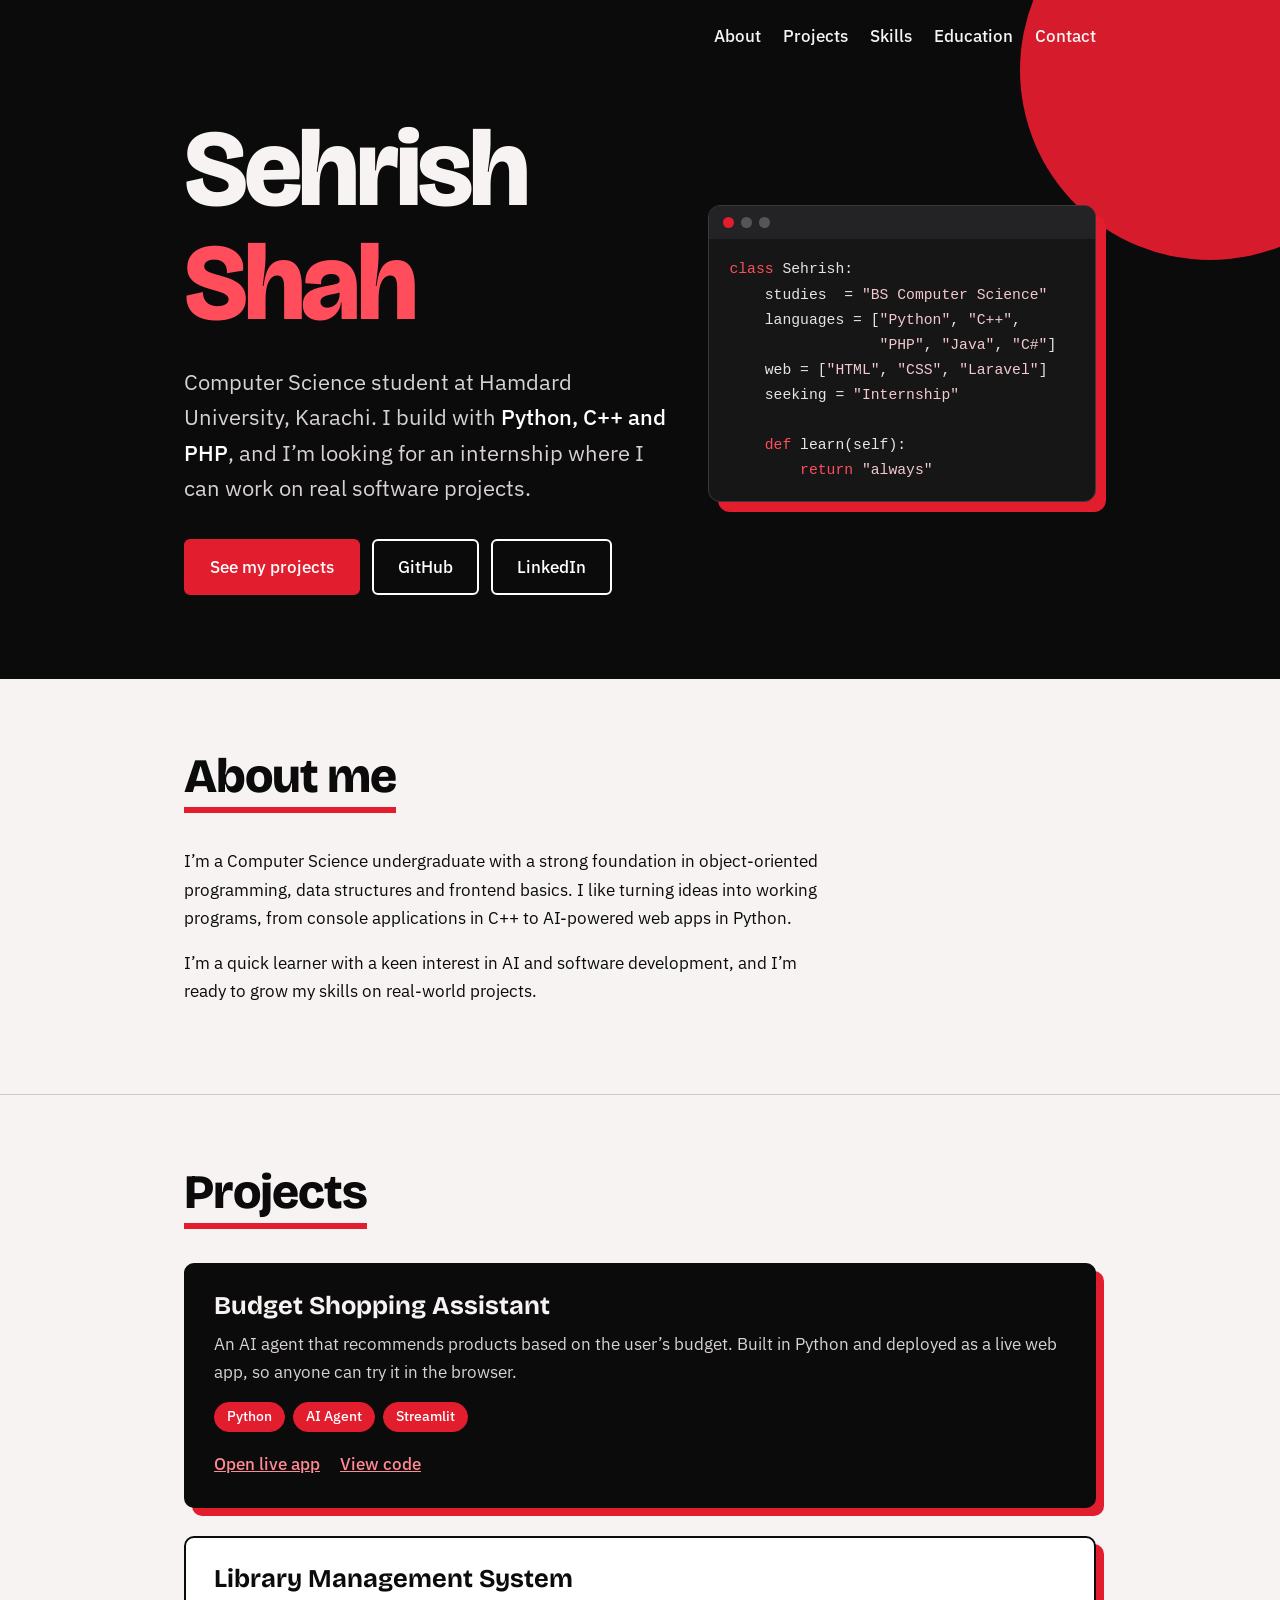
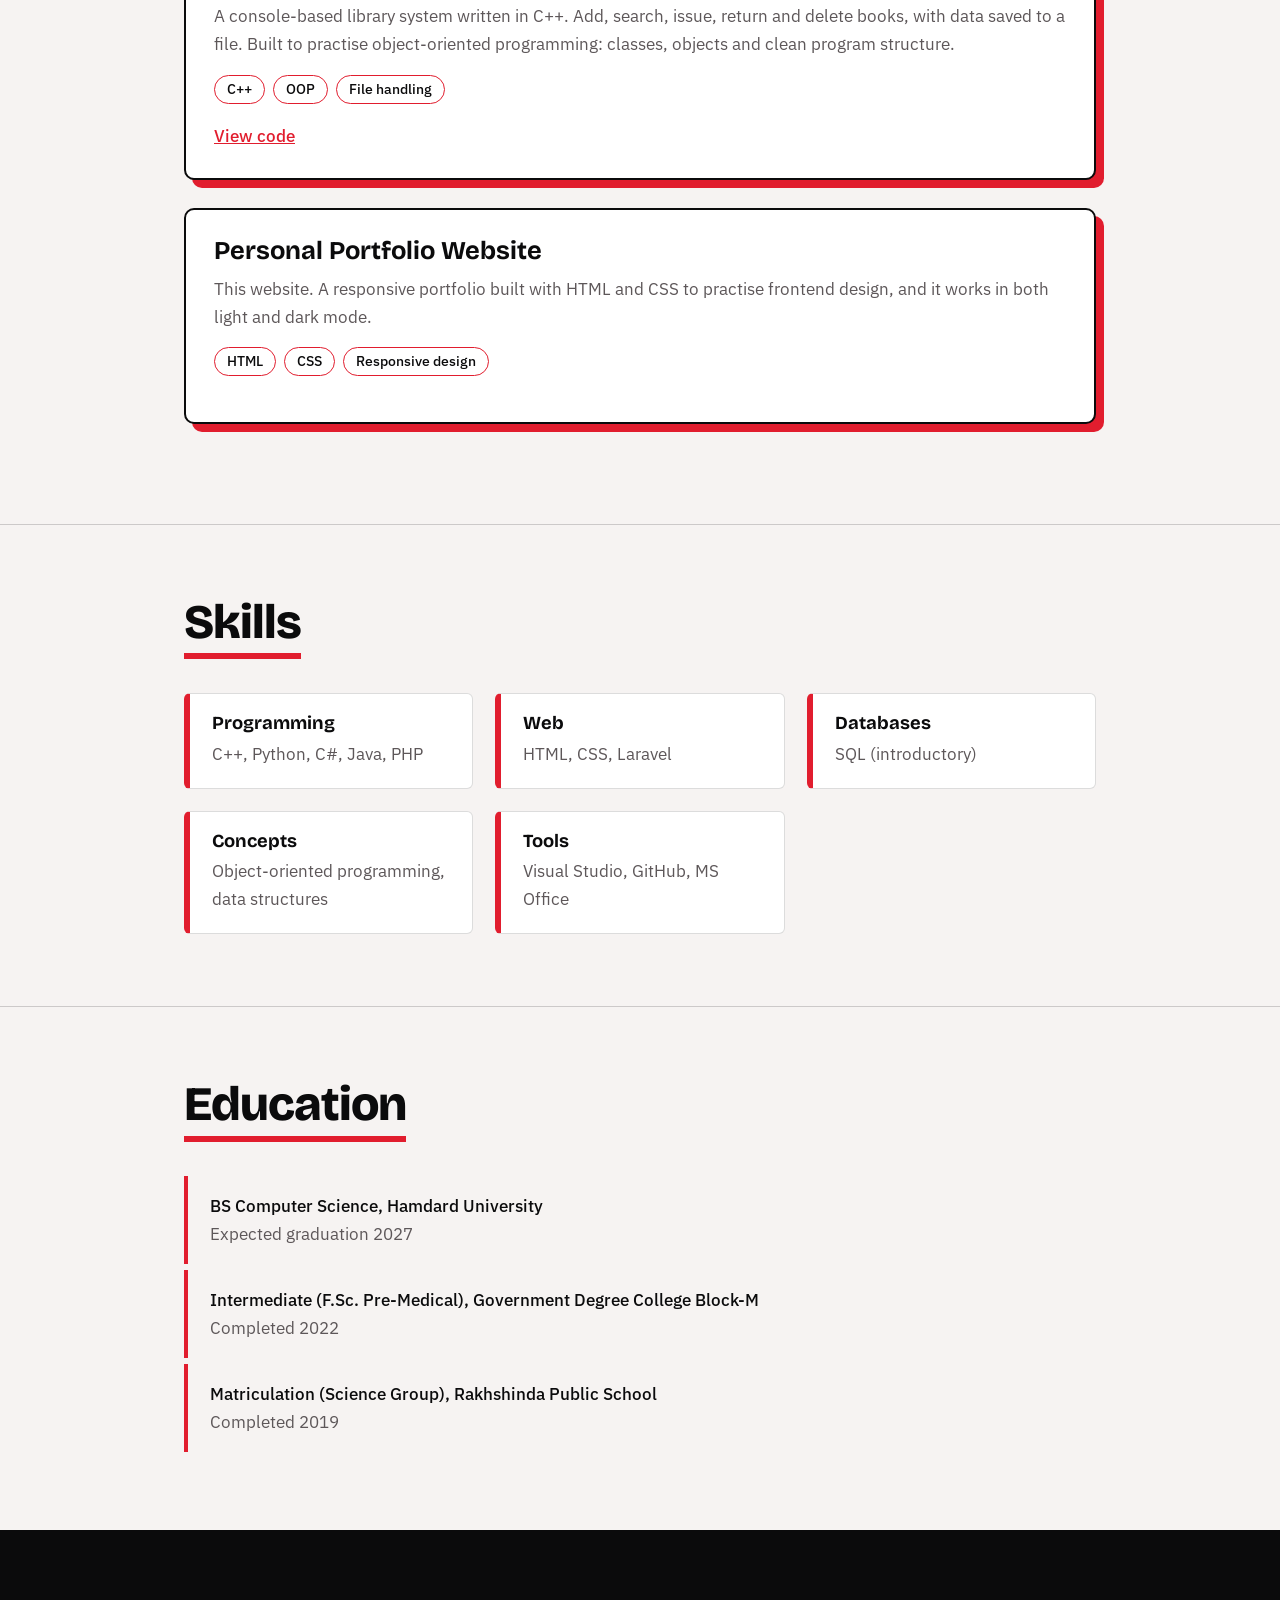
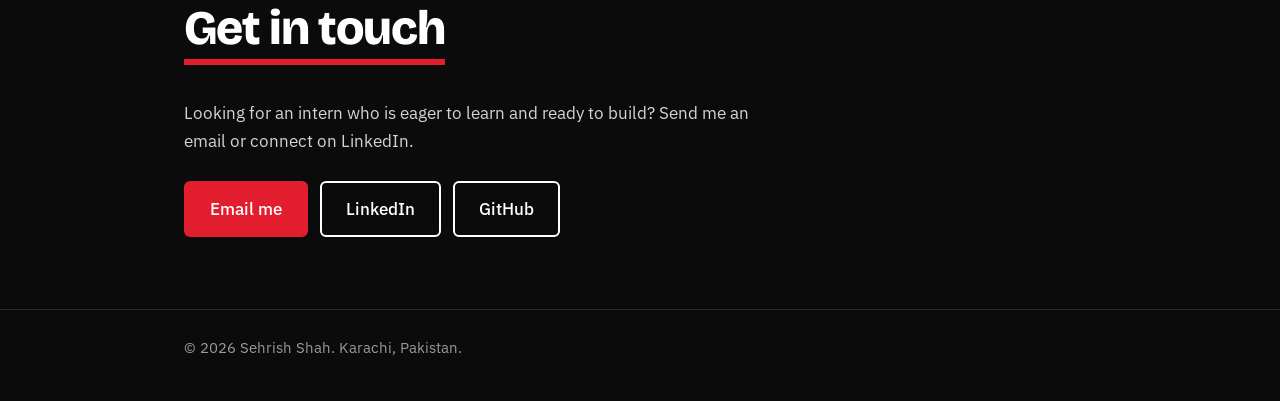
<file: index.html>
<!DOCTYPE html>
<html lang="en">
<head>
<meta charset="utf-8">
<meta name="viewport" content="width=device-width, initial-scale=1, viewport-fit=cover">
<title>Sehrish Shah | Computer Science Student</title>
<link rel="preconnect" href="https://fonts.googleapis.com">
<link href="https://fonts.googleapis.com/css2?family=Bricolage+Grotesque:wght@600;800&family=IBM+Plex+Sans:wght@400;500&display=swap" rel="stylesheet">
<link rel="stylesheet" href="style.css">
</head>
<body>
<div class="top">
<div class="wrap">
<nav aria-label="Main"><a href="#about">About</a><a href="#projects">Projects</a><a href="#skills">Skills</a><a href="#education">Education</a><a href="#contact">Contact</a></nav>
<header class="hero">
<div>
<h1>Sehrish <span>Shah</span></h1>
<p class="lead">Computer Science student at Hamdard University, Karachi. I build with <b>Python, C++ and PHP</b>, and I’m looking for an internship where I can work on real software projects.</p>
<div class="btns">
<a class="btn main" href="#projects">See my projects</a>
<a class="btn alt" href="https://github.com/sehrishshah3003" target="_blank" rel="noopener">GitHub</a>
<a class="btn alt" href="https://www.linkedin.com/in/sehrish-shah-a315a02b4/" target="_blank" rel="noopener">LinkedIn</a>
</div>
</div>
<div class="code" aria-hidden="true">
<div class="bar"><i></i><i></i><i></i></div>
<pre><span class="k">class</span> Sehrish:
    studies  = <span class="s">"BS Computer Science"</span>
    languages = [<span class="s">"Python"</span>, <span class="s">"C++"</span>,
                 <span class="s">"PHP"</span>, <span class="s">"Java"</span>, <span class="s">"C#"</span>]
    web = [<span class="s">"HTML"</span>, <span class="s">"CSS"</span>, <span class="s">"Laravel"</span>]
    seeking = <span class="s">"Internship"</span>

    <span class="k">def</span> learn(self):
        <span class="k">return</span> <span class="s">"always"</span></pre>
</div>
</header>
</div>
</div>

<main>
<section id="about" class="sec about"><div class="wrap">
<h2>About me</h2>
<p>I’m a Computer Science undergraduate with a strong foundation in object-oriented programming, data structures and frontend basics. I like turning ideas into working programs, from console applications in C++ to AI-powered web apps in Python.</p>
<p>I’m a quick learner with a keen interest in AI and software development, and I’m ready to grow my skills on real-world projects.</p>
</div></section>

<section id="projects" class="sec"><div class="wrap">
<h2>Projects</h2>
<article class="proj first">
<h3>Budget Shopping Assistant</h3>
<p>An AI agent that recommends products based on the user’s budget. Built in Python and deployed as a live web app, so anyone can try it in the browser.</p>
<ul class="tags"><li>Python</li><li>AI Agent</li><li>Streamlit</li></ul>
<div class="links">
<a href="https://shopping-recommender-agent-aavvb8vehxomnvdg3bc7nk.streamlit.app/" target="_blank" rel="noopener">Open live app</a>
<a href="https://github.com/sehrishshah3003/shopping-recommender-agent" target="_blank" rel="noopener">View code</a>
</div>
</article>
<article class="proj">
<h3>Library Management System</h3>
<p>A console-based library system written in C++. Add, search, issue, return and delete books, with data saved to a file. Built to practise object-oriented programming: classes, objects and clean program structure.</p>
<ul class="tags"><li>C++</li><li>OOP</li><li>File handling</li></ul>
<div class="links"><a href="https://github.com/sehrishshah3003/library-management-system" target="_blank" rel="noopener">View code</a></div>
</article>
<article class="proj">
<h3>Personal Portfolio Website</h3>
<p>This website. A responsive portfolio built with HTML and CSS to practise frontend design, and it works in both light and dark mode.</p>
<ul class="tags"><li>HTML</li><li>CSS</li><li>Responsive design</li></ul>
</article>
</div></section>

<section id="skills" class="sec"><div class="wrap">
<h2>Skills</h2>
<div class="skills">
<div><h3>Programming</h3><p>C++, Python, C#, Java, PHP</p></div>
<div><h3>Web</h3><p>HTML, CSS, Laravel</p></div>
<div><h3>Databases</h3><p>SQL (introductory)</p></div>
<div><h3>Concepts</h3><p>Object-oriented programming, data structures</p></div>
<div><h3>Tools</h3><p>Visual Studio, GitHub, MS Office</p></div>
</div>
</div></section>

<section id="education" class="sec"><div class="wrap">
<h2>Education</h2>
<ul class="edu">
<li><b>BS Computer Science, Hamdard University</b><span>Expected graduation 2027</span></li>
<li><b>Intermediate (F.Sc. Pre-Medical), Government Degree College Block-M</b><span>Completed 2022</span></li>
<li><b>Matriculation (Science Group), Rakhshinda Public School</b><span>Completed 2019</span></li>
</ul>
</div></section>

<section id="contact" class="sec contact"><div class="wrap">
<h2>Get in touch</h2>
<p>Looking for an intern who is eager to learn and ready to build? Send me an email or connect on LinkedIn.</p>
<div class="btns">
<a class="btn main" href="mailto:sehrishshah3003@gmail.com">Email me</a>
<a class="btn alt" href="https://www.linkedin.com/in/sehrish-shah-a315a02b4/" target="_blank" rel="noopener">LinkedIn</a>
<a class="btn alt" href="https://github.com/sehrishshah3003" target="_blank" rel="noopener">GitHub</a>
</div>
</div></section>
</main>
<footer><div class="wrap">© 2026 Sehrish Shah. Karachi, Pakistan.</div></footer>
</body>
</html>
</file>
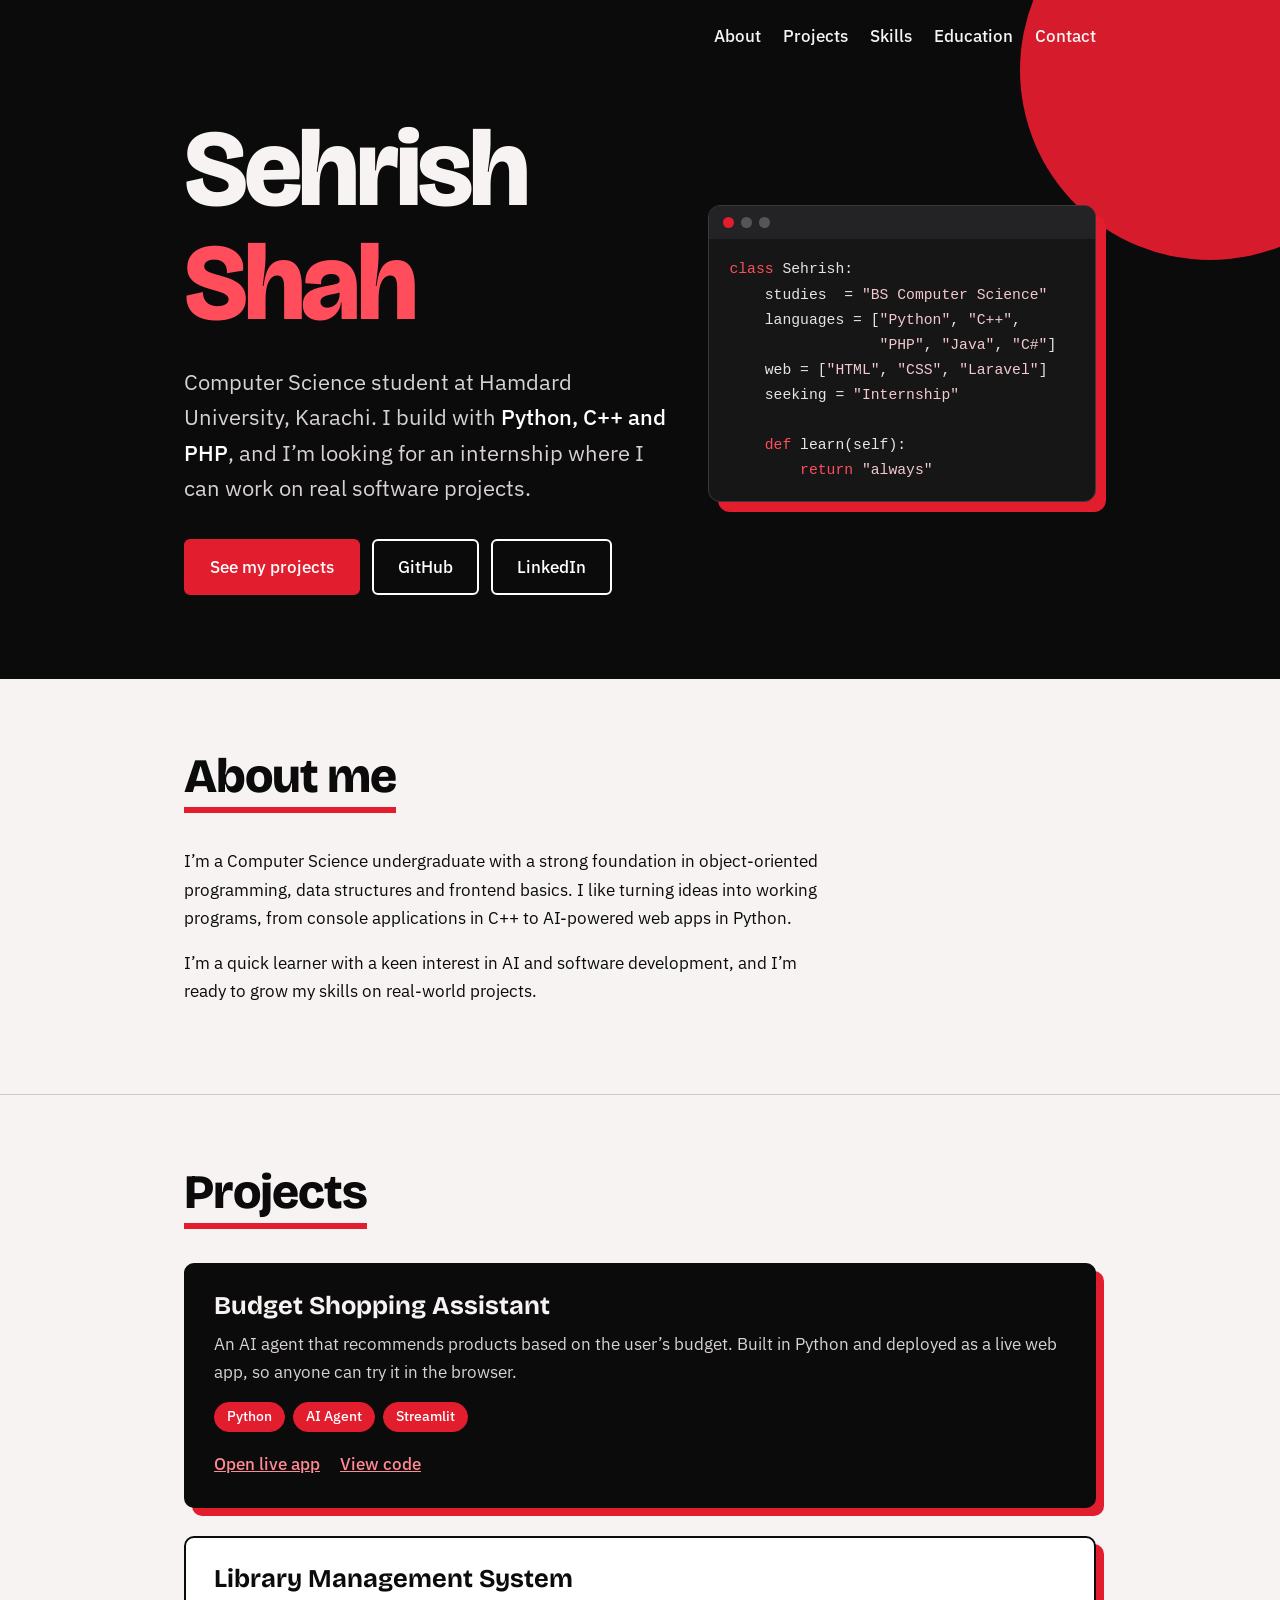
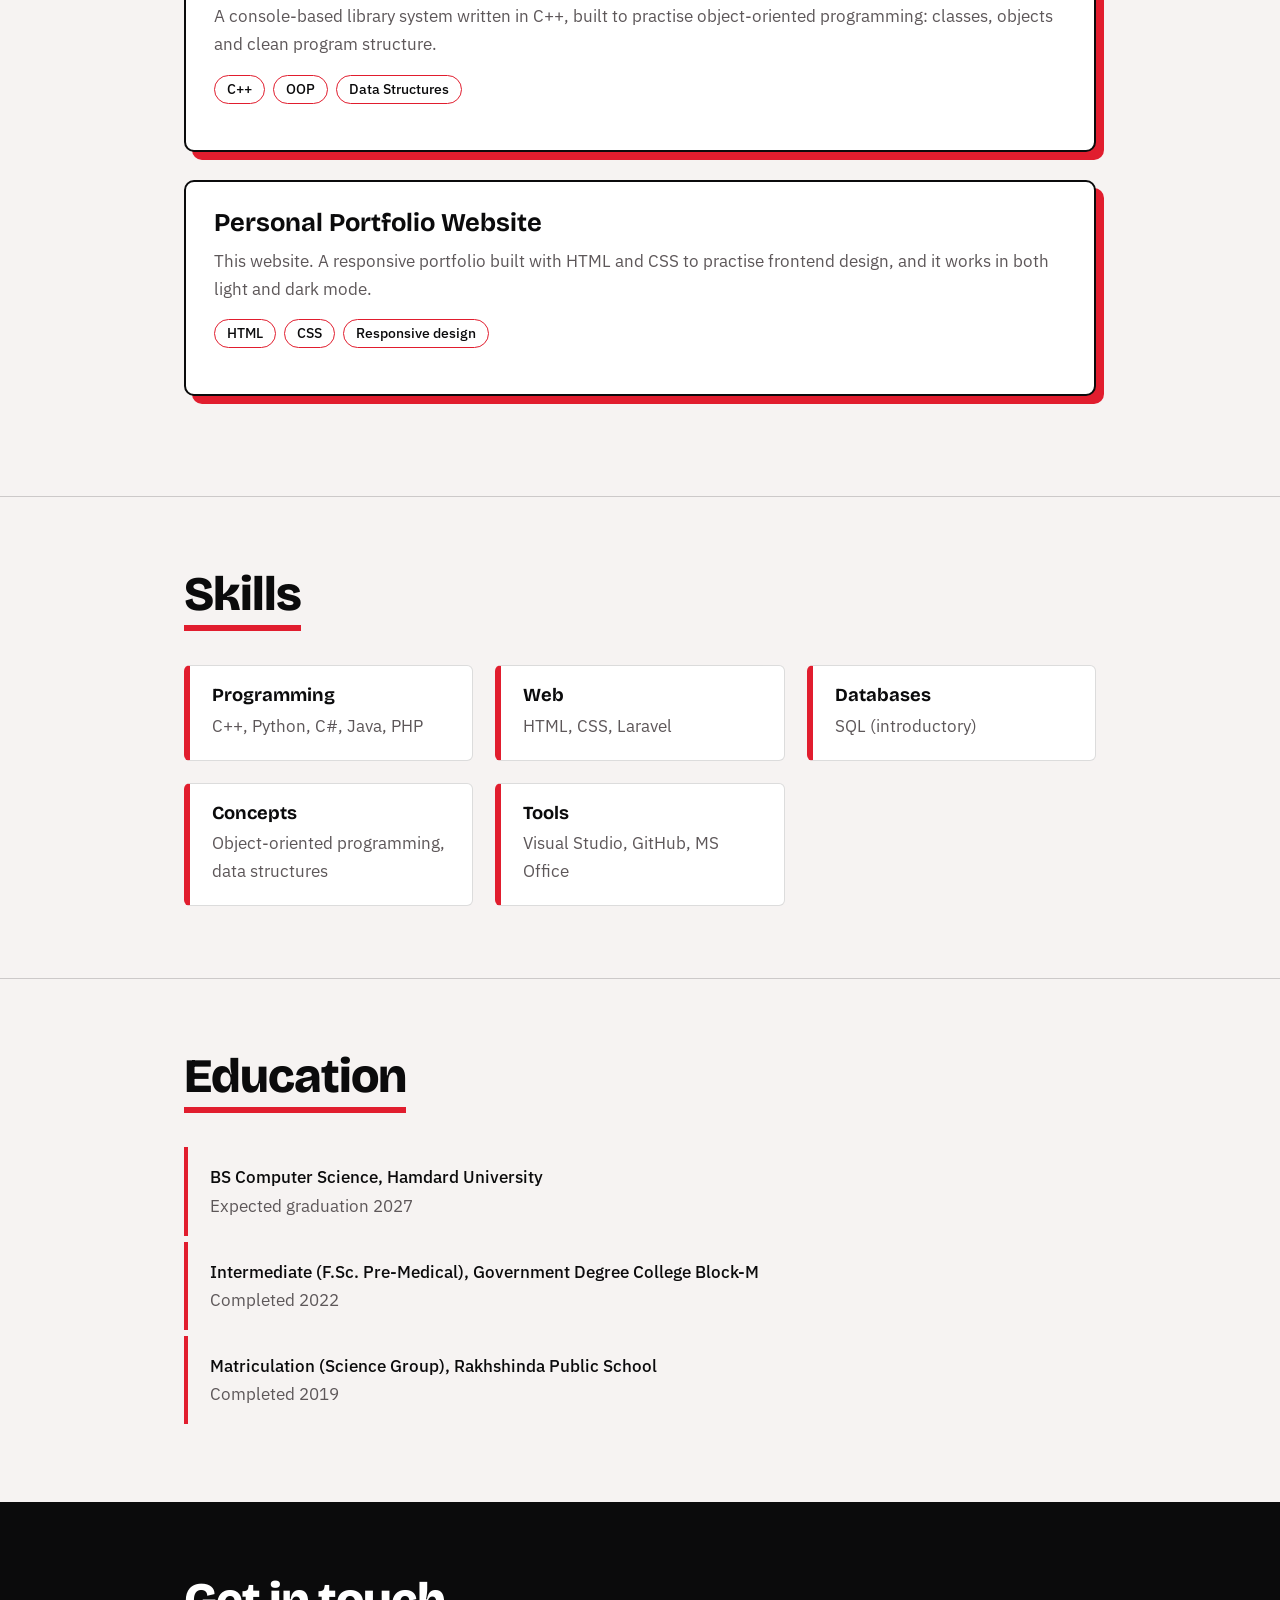
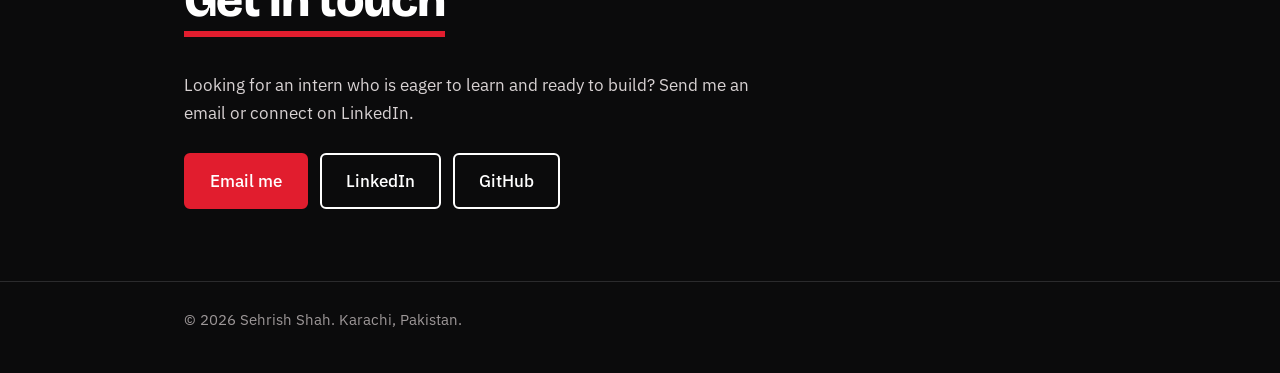
<file: index (1).html>
<!DOCTYPE html>
<html lang="en">
<head>
<meta charset="utf-8">
<meta name="viewport" content="width=device-width, initial-scale=1, viewport-fit=cover">
<title>Sehrish Shah | Computer Science Student</title>
<link rel="preconnect" href="https://fonts.googleapis.com">
<link href="https://fonts.googleapis.com/css2?family=Bricolage+Grotesque:wght@600;800&family=IBM+Plex+Sans:wght@400;500&display=swap" rel="stylesheet">
<link rel="stylesheet" href="style.css">
</head>
<body>
<div class="top">
<div class="wrap">
<nav aria-label="Main"><a href="#about">About</a><a href="#projects">Projects</a><a href="#skills">Skills</a><a href="#education">Education</a><a href="#contact">Contact</a></nav>
<header class="hero">
<div>
<h1>Sehrish <span>Shah</span></h1>
<p class="lead">Computer Science student at Hamdard University, Karachi. I build with <b>Python, C++ and PHP</b>, and I’m looking for an internship where I can work on real software projects.</p>
<div class="btns">
<a class="btn main" href="#projects">See my projects</a>
<a class="btn alt" href="https://github.com/sehrishshah3003" target="_blank" rel="noopener">GitHub</a>
<a class="btn alt" href="https://www.linkedin.com/in/sehrish-shah-a315a02b4/" target="_blank" rel="noopener">LinkedIn</a>
</div>
</div>
<div class="code" aria-hidden="true">
<div class="bar"><i></i><i></i><i></i></div>
<pre><span class="k">class</span> Sehrish:
    studies  = <span class="s">"BS Computer Science"</span>
    languages = [<span class="s">"Python"</span>, <span class="s">"C++"</span>,
                 <span class="s">"PHP"</span>, <span class="s">"Java"</span>, <span class="s">"C#"</span>]
    web = [<span class="s">"HTML"</span>, <span class="s">"CSS"</span>, <span class="s">"Laravel"</span>]
    seeking = <span class="s">"Internship"</span>

    <span class="k">def</span> learn(self):
        <span class="k">return</span> <span class="s">"always"</span></pre>
</div>
</header>
</div>
</div>

<main>
<section id="about" class="sec about"><div class="wrap">
<h2>About me</h2>
<p>I’m a Computer Science undergraduate with a strong foundation in object-oriented programming, data structures and frontend basics. I like turning ideas into working programs, from console applications in C++ to AI-powered web apps in Python.</p>
<p>I’m a quick learner with a keen interest in AI and software development, and I’m ready to grow my skills on real-world projects.</p>
</div></section>

<section id="projects" class="sec"><div class="wrap">
<h2>Projects</h2>
<article class="proj first">
<h3>Budget Shopping Assistant</h3>
<p>An AI agent that recommends products based on the user’s budget. Built in Python and deployed as a live web app, so anyone can try it in the browser.</p>
<ul class="tags"><li>Python</li><li>AI Agent</li><li>Streamlit</li></ul>
<div class="links">
<a href="https://shopping-recommender-agent-aavvb8vehxomnvdg3bc7nk.streamlit.app/" target="_blank" rel="noopener">Open live app</a>
<a href="https://github.com/sehrishshah3003/shopping-recommender-agent" target="_blank" rel="noopener">View code</a>
</div>
</article>
<article class="proj">
<h3>Library Management System</h3>
<p>A console-based library system written in C++, built to practise object-oriented programming: classes, objects and clean program structure.</p>
<ul class="tags"><li>C++</li><li>OOP</li><li>Data Structures</li></ul>
</article>
<article class="proj">
<h3>Personal Portfolio Website</h3>
<p>This website. A responsive portfolio built with HTML and CSS to practise frontend design, and it works in both light and dark mode.</p>
<ul class="tags"><li>HTML</li><li>CSS</li><li>Responsive design</li></ul>
</article>
</div></section>

<section id="skills" class="sec"><div class="wrap">
<h2>Skills</h2>
<div class="skills">
<div><h3>Programming</h3><p>C++, Python, C#, Java, PHP</p></div>
<div><h3>Web</h3><p>HTML, CSS, Laravel</p></div>
<div><h3>Databases</h3><p>SQL (introductory)</p></div>
<div><h3>Concepts</h3><p>Object-oriented programming, data structures</p></div>
<div><h3>Tools</h3><p>Visual Studio, GitHub, MS Office</p></div>
</div>
</div></section>

<section id="education" class="sec"><div class="wrap">
<h2>Education</h2>
<ul class="edu">
<li><b>BS Computer Science, Hamdard University</b><span>Expected graduation 2027</span></li>
<li><b>Intermediate (F.Sc. Pre-Medical), Government Degree College Block-M</b><span>Completed 2022</span></li>
<li><b>Matriculation (Science Group), Rakhshinda Public School</b><span>Completed 2019</span></li>
</ul>
</div></section>

<section id="contact" class="sec contact"><div class="wrap">
<h2>Get in touch</h2>
<p>Looking for an intern who is eager to learn and ready to build? Send me an email or connect on LinkedIn.</p>
<div class="btns">
<a class="btn main" href="mailto:sehrishshah3003@gmail.com">Email me</a>
<a class="btn alt" href="https://www.linkedin.com/in/sehrish-shah-a315a02b4/" target="_blank" rel="noopener">LinkedIn</a>
<a class="btn alt" href="https://github.com/sehrishshah3003" target="_blank" rel="noopener">GitHub</a>
</div>
</div></section>
</main>
<footer><div class="wrap">© 2026 Sehrish Shah. Karachi, Pakistan.</div></footer>
</body>
</html>
</file>
<file: style.css>
:root{--black:#0b0b0c;--red:#e11d2e;--red-soft:#ff4d5c;--bg:#f6f3f2;--surface:#ffffff;--ink:#0b0b0c;--muted:#5d5759;--line:#0b0b0c;--shadow:#e11d2e;
box-sizing:border-box;padding-top:env(safe-area-inset-top,0px);padding-bottom:env(safe-area-inset-bottom,0px)}
html{scroll-padding-top:env(safe-area-inset-top,0px);scroll-behavior:smooth}
@media (prefers-color-scheme:dark){:root:not([data-theme="light"]){--bg:#121213;--surface:#1b1b1d;--ink:#f6f3f2;--muted:#b3acae;--line:#f6f3f2}}
:root[data-theme="dark"]{--bg:#121213;--surface:#1b1b1d;--ink:#f6f3f2;--muted:#b3acae;--line:#f6f3f2}
*,*::before,*::after{box-sizing:inherit}
body{margin:0;background:var(--bg);color:var(--ink);font-family:"IBM Plex Sans",system-ui,-apple-system,"Segoe UI",Arial,sans-serif;line-height:1.65;font-size:17px}
a{color:var(--red)}
:focus-visible{outline:3px solid var(--red-soft);outline-offset:3px}
.wrap{max-width:960px;margin:0 auto;padding:0 24px}
h1,h2,h3{font-family:"Bricolage Grotesque","Trebuchet MS",Arial,sans-serif;line-height:1.05;margin:0}

/* hero */
.top{background:var(--black);color:#f6f3f2;position:relative;overflow:hidden}
.top::after{content:"";position:absolute;right:-120px;top:-120px;width:380px;height:380px;border-radius:50%;background:var(--red);opacity:.95}
.top .wrap{position:relative;z-index:1}
nav{display:flex;gap:22px;justify-content:flex-end;padding:22px 0;font-weight:500;flex-wrap:wrap}
nav a{color:#f6f3f2;text-decoration:none;padding-bottom:2px;border-bottom:2px solid transparent}
nav a:hover{border-color:#fff}
.hero{display:grid;grid-template-columns:1.25fr 1fr;gap:40px;align-items:center;padding:36px 0 84px}
.hero h1{font-size:clamp(3.4rem,11vw,6.8rem);font-weight:800;letter-spacing:-.035em}
.hero h1 span{display:block;color:var(--red-soft)}
.hero p.lead{font-size:clamp(1.1rem,2.6vw,1.35rem);max-width:28em;margin:24px 0 32px;color:#d8d2d3}
.hero p.lead b{color:#fff;font-weight:500}
.btns{display:flex;gap:12px;flex-wrap:wrap}
.btn{display:inline-block;padding:12px 24px;border-radius:6px;font-weight:500;text-decoration:none;border:2px solid var(--red);transition:transform .15s}
.btn.main{background:var(--red);color:#fff}
.btn.alt{color:#fff;border-color:#fff}
.sec .btn.alt{color:var(--ink);border-color:var(--ink)}
.contact .btn.alt{color:#fff;border-color:#fff}
.btn:hover{transform:translateY(-2px)}
.code{background:#161617;border:1px solid #3a3a3d;border-radius:12px;box-shadow:10px 10px 0 var(--red);font-family:ui-monospace,SFMono-Regular,Menlo,Consolas,monospace;font-size:.92rem;line-height:1.7;color:#e8e3e4;overflow:hidden}
.code .bar{display:flex;gap:7px;padding:11px 14px;background:#232325}
.code .bar i{width:11px;height:11px;border-radius:50%;background:#555}
.code .bar i:first-child{background:var(--red)}
.code pre{margin:0;padding:18px 20px;overflow-x:auto}
.k{color:var(--red-soft)}.s{color:#f3c9ce}.c{color:#8c8688}

/* sections */
.sec{padding:72px 0}
.sec+.sec{border-top:1px solid color-mix(in srgb,var(--ink) 18%,transparent)}
h2{font-size:clamp(2rem,5vw,3rem);font-weight:800;margin-bottom:34px;letter-spacing:-.02em;display:inline-block;border-bottom:6px solid var(--red);padding-bottom:6px}
.about p{max-width:38em;margin:0 0 16px;font-size:1.08rem}
.proj{background:var(--surface);border:2px solid var(--line);border-radius:10px;padding:28px;margin-bottom:28px;box-shadow:8px 8px 0 var(--shadow)}
.proj.first{background:var(--black);color:#f6f3f2;border-color:var(--black)}
.proj.first p{color:#d8d2d3}
.proj.first .tags li{background:var(--red);color:#fff}
.proj.first a{color:#ff8a94}
.proj h3{font-size:1.6rem;margin-bottom:10px}
.proj p{margin:0 0 16px;color:var(--muted)}
.tags{display:flex;flex-wrap:wrap;gap:8px;margin:0 0 18px;padding:0;list-style:none}
.tags li{border:1.5px solid var(--red);color:var(--ink);padding:2px 12px;border-radius:999px;font-size:.88rem;font-weight:500}
.links{display:flex;gap:20px;flex-wrap:wrap;font-weight:500}
.skills{display:grid;grid-template-columns:repeat(auto-fit,minmax(250px,1fr));gap:22px}
.skills div{background:var(--surface);border-left:6px solid var(--red);border-radius:6px;padding:20px 22px;border-top:1px solid color-mix(in srgb,var(--ink) 14%,transparent);border-right:1px solid color-mix(in srgb,var(--ink) 14%,transparent);border-bottom:1px solid color-mix(in srgb,var(--ink) 14%,transparent)}
.skills h3{font-size:1.15rem;margin-bottom:6px}
.skills p{margin:0;color:var(--muted)}
.edu{list-style:none;padding:0;margin:0;max-width:40em}
.edu li{padding:16px 0 16px 22px;border-left:4px solid var(--red);margin-bottom:6px}
.edu b{display:block;font-weight:500}
.edu span{color:var(--muted)}
.contact{background:var(--black);color:#f6f3f2}
.contact h2{color:#fff}
.contact p{max-width:34em;margin:0 0 26px;color:#d8d2d3}
footer{background:var(--black);color:#9d9798;padding:26px 0 40px;font-size:.92rem;border-top:1px solid #2b2b2d}
@media (max-width:760px){.hero{grid-template-columns:1fr}.top::after{width:260px;height:260px;right:-100px;top:-100px}.code{box-shadow:6px 6px 0 var(--red)}}
@media (prefers-reduced-motion:reduce){html{scroll-behavior:auto}.btn{transition:none}.btn:hover{transform:none}}
</file>
